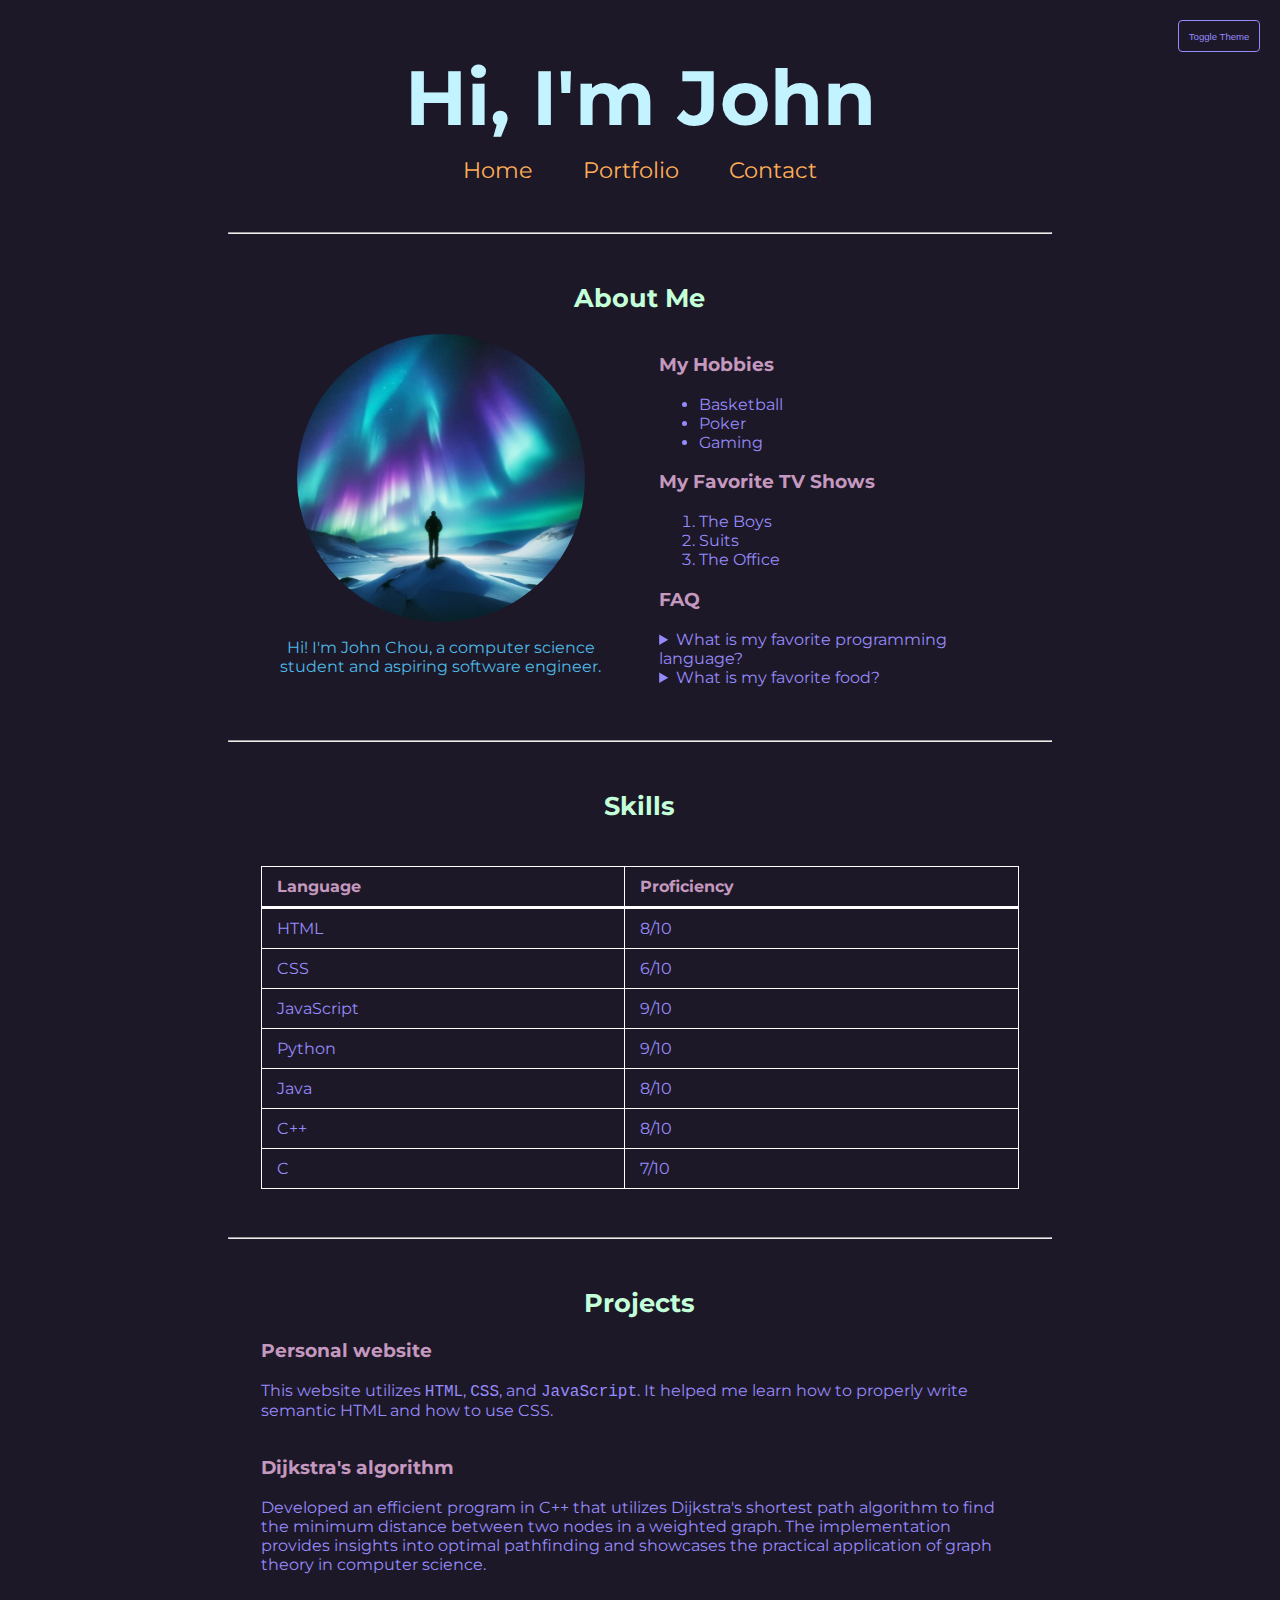
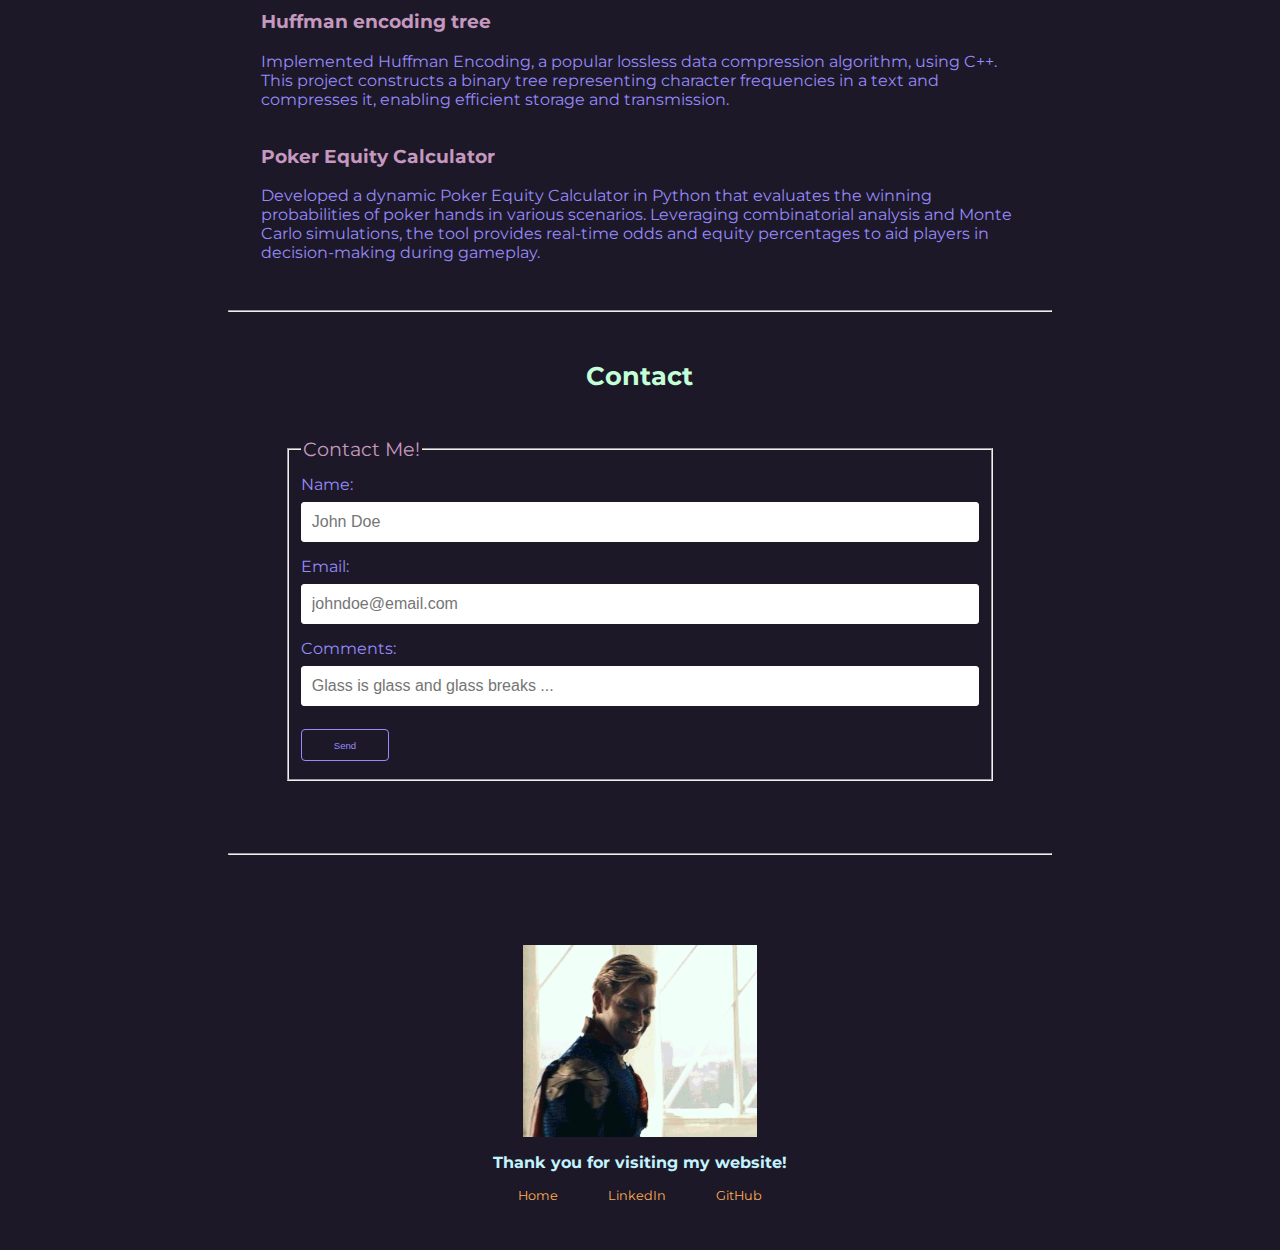
<file: index.html>
<!DOCTYPE html>
<html lang="en">
    <head>
        <title>John's Portfolio Site</title>
        <meta charset="UTF-8">
        <meta name="author" content="John Chou">
        <meta name="description" content="John's Portfolio page">
        <meta name="keywords" content="Computer Science, Portfolio, John Chou, Projects, Programming, Code, Software Engineering, Web Development, Machine Learning, Algorithms">
        <link rel="stylesheet" href="styles.css">
        <script src="script.js"></script>
        <noscript>
            <style>
                #theme-toggle{
                    display: none;
                }
            </style>
        </noscript>
    </head>
    <body>

        <header>
            <h1>Hi, I'm John</h1>
            <nav>
                <a href="#">Home</a>
                <a href="#projects">Portfolio</a>
                <a href="#contact">Contact</a>
            </nav>
            <hr>
        </header>
        
        <main>

            <button id="theme-toggle">Toggle Theme</button>
            
            <section id="about">
                <h2>About Me</h2>
                <div class="flex-container">

                    <article>
                        <picture>
                            <source media="(max-width: 700px)" srcset="pfp_300.jpg">
                            <source media="(max-width: 1200px)" srcset="pfp_500.jpg">
                            <img src="pfp_700.jpg" alt="John's profile picture">
                        </picture>
                        <p>Hi! I'm John Chou, a computer science student and aspiring software engineer.</p>
                    </article>
    
                    <article>
                        <h3>My Hobbies</h3>
                        <ul>
                            <li>Basketball</li>
                            <li>Poker</li>
                            <li>Gaming</li>
                        </ul>
                        <h3>My Favorite TV Shows</h3>
                        <ol>
                            <li>The Boys</li>
                            <li>Suits</li>
                            <li>The Office</li>
                        </ol>
                        <h3>FAQ</h3>
                        <details>
                            <summary>What is my favorite programming language?</summary>
                            <p>Haskell</p>
                        </details>
                        <details>
                            <summary>What is my favorite food?</summary>
                            <p>Prime rib</p>
                        </details>
                    </article>

                </div>
            </section>

            <hr>

            <section>
                <h2>Skills</h2>
                <table>
                    <thead>
                        <tr>
                            <th>Language</th>
                            <th>Proficiency</th>
                        </tr>
                    </thead>
                    <tbody>
                        <tr>
                            <td>HTML</td>
                            <td>8/10</td>
                        </tr>
                        <tr>
                            <td>CSS</td>
                            <td>6/10</td>
                        </tr>
                        <tr>
                            <td>JavaScript</td>
                            <td>9/10</td>
                        </tr>
                        <tr>
                            <td>Python</td>
                            <td>9/10</td>
                        </tr>
                        <tr>
                            <td>Java</td>
                            <td>8/10</td>
                        </tr>
                        <tr>
                            <td>C++</td>
                            <td>8/10</td>
                        </tr>
                        <tr>
                            <td>C</td>
                            <td>7/10</td>
                        </tr>
                    </tbody>
                </table>
            </section>

            <hr>

            <section id="projects">
                <h2>Projects</h2>
                <div>
                    <h3>Personal website</h3>
                    <p>This website utilizes <code>HTML</code>, <code>CSS</code>, and <code>JavaScript</code>. It helped me learn how to properly write semantic HTML and how to use CSS.</p>
                </div>
                <div>
                    <h3>Dijkstra's algorithm</h3>
                    <p>Developed an efficient program in C++ that utilizes Dijkstra's shortest path algorithm to find the minimum distance between two nodes in a weighted graph. The implementation provides insights into optimal pathfinding and showcases the practical application of graph theory in computer science.</p>
                </div>
                <div>
                    <h3>Huffman encoding tree</h3>
                    <p> Implemented Huffman Encoding, a popular lossless data compression algorithm, using C++. This project constructs a binary tree representing character frequencies in a text and compresses it, enabling efficient storage and transmission. </p>
                </div>
                <div>
                    <h3>Poker Equity Calculator</h3>
                    <p>Developed a dynamic Poker Equity Calculator in Python that evaluates the winning probabilities of poker hands in various scenarios. Leveraging combinatorial analysis and Monte Carlo simulations, the tool provides real-time odds and equity percentages to aid players in decision-making during gameplay.</p>
                </div>
            </section>

            <hr>
            
            <section id="contact">
                <h2>Contact</h2>
                <form action="https://httpbin.org/post" method="post">
                    <fieldset>
                        <legend>Contact Me!</legend>
                        <label for="name">Name:</label>
                        <input type="text" id="name" name="name" placeholder="John Doe" required>
                        <br>
                        <label for="email">Email:</label>
                        <input type="email" id="email" name="email" placeholder="johndoe@email.com" required>
                        <br>
                        <label for="comments">Comments:</label>
                        <input id="comments" name="comments" placeholder="Glass is glass and glass breaks ..." required maxlength="50" pattern="[A-Za-z0-9.?! ]+"></input>
                        <br>
                        <output id="errorMessage"></output>
                        <output id="infoMessage"></output>
                        <input type="hidden" name="possible_bot" value="true">
                        <button type="submit">Send</button>
                    </fieldset>
                </form>
            </section>

            <script>
                const infoMessage = document.getElementById('infoMessage');
                const errorMessage = document.getElementById('errorMessage');
                const comments = document.getElementById("comments");
                const maxCharacters = 50;

                function displayError() {
                    comments.classList.add('invalid-flash');
                    errorMessage.textContent = 'Character not allowed!';

                    // Begin fading out after 1 second
                    setTimeout(() => {
                        errorMessage.classList.add('fade-out');
                        // Remove the fade-out class after animation
                        setTimeout(() => {
                            errorMessage.classList.remove('fade-out');
                            errorMessage.textContent = '';
                        }, 1500);
                    }, 1000);

                    setTimeout(() => {
                        comments.classList.remove('invalid-flash');
                    }, 750);
                }

                function updateCharacterCount() {
                    const remainingCharacters = maxCharacters - comments.value.length;
                    infoMessage.textContent = `${remainingCharacters} characters remaining`;

                    // Update styling based on remaining characters
                    if (remainingCharacters <= 10 && remainingCharacters > 5) {
                        infoMessage.className = 'info-warning';
                    } else if (remainingCharacters <= 5) {
                        infoMessage.className = 'info-error';
                    } else {
                        infoMessage.className = '';
                    }
                }

                comments.addEventListener("input", (event) => {

                    // Masking mechanism
                    const lastChar = comments.value.slice(-1);
                    if (!comments.checkValidity()) {
                        // Call error function
                        displayError();

                        // Remove the invalid character
                        comments.value = comments.value.slice(0, -1);
                    }

                    // Character count feature
                    updateCharacterCount();
                });  
            </script>

            <hr>
            
        </main>
        
        <footer>
            <!-- GIF Source: -->
            <!-- https://64.media.tumblr.com/e241d522011270e73ca40f016070ec7c/cb718f4aaa540a16-d3/s640x960/a67c15c862678ade1bcdad4bf6de5f570b1193ce.gif -->
            <picture>
                <source media="(max-width: 700px)" srcset="homelander_100.gif">
                <source media="(max-width: 1200px)" srcset="homelander_150.gif">
                <img src="homelander_300.gif" alt="Homelander smiling">
            </picture>
            <p class="bouncing"><b>Thank you for visiting my website!</b></p>
            <nav>
                <a href="">Home</a>
                <a href="https://www.linkedin.com/in/jochou02/" target="_blank" rel="noopener noreferrer">LinkedIn</a>
                <a href="https://github.com/jochou02" target="_blank" rel="noopener noreferrer">GitHub</a>
            </nav>
        </footer>
    </body>
</html>
</file>
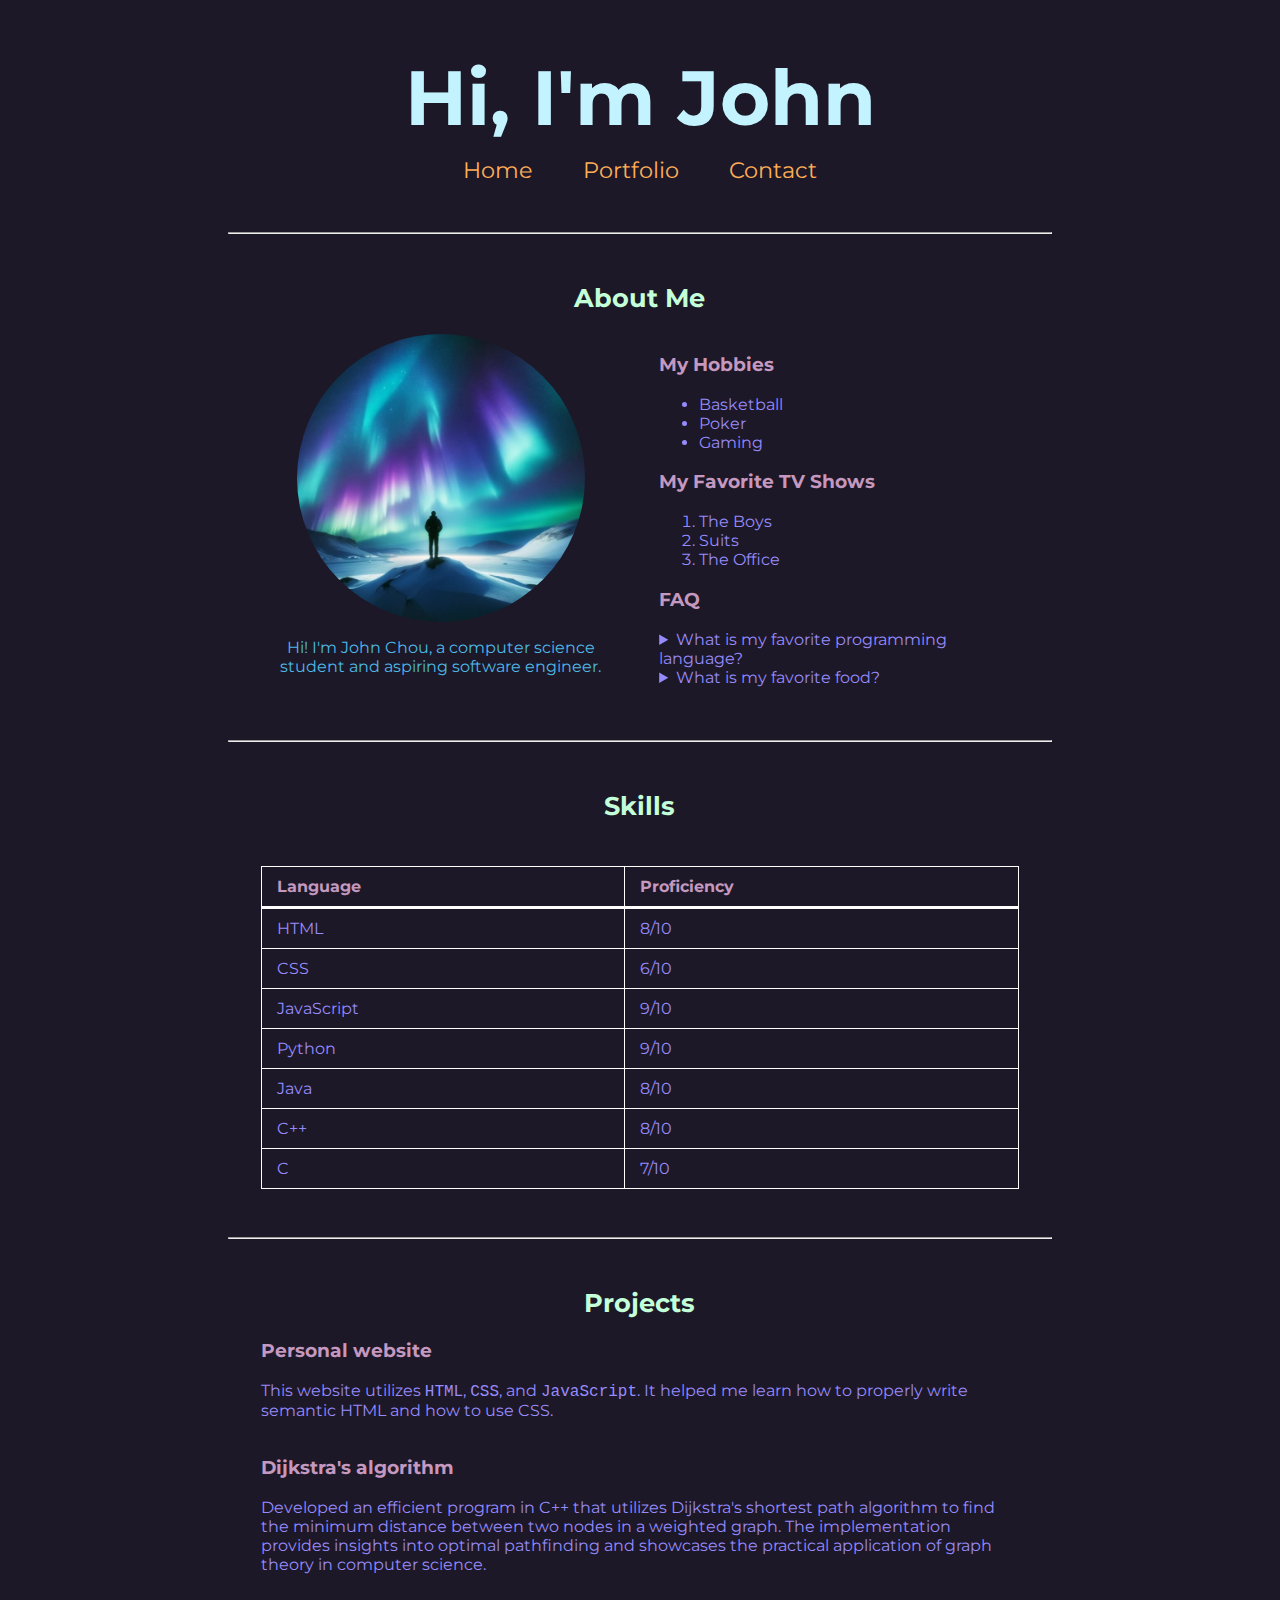
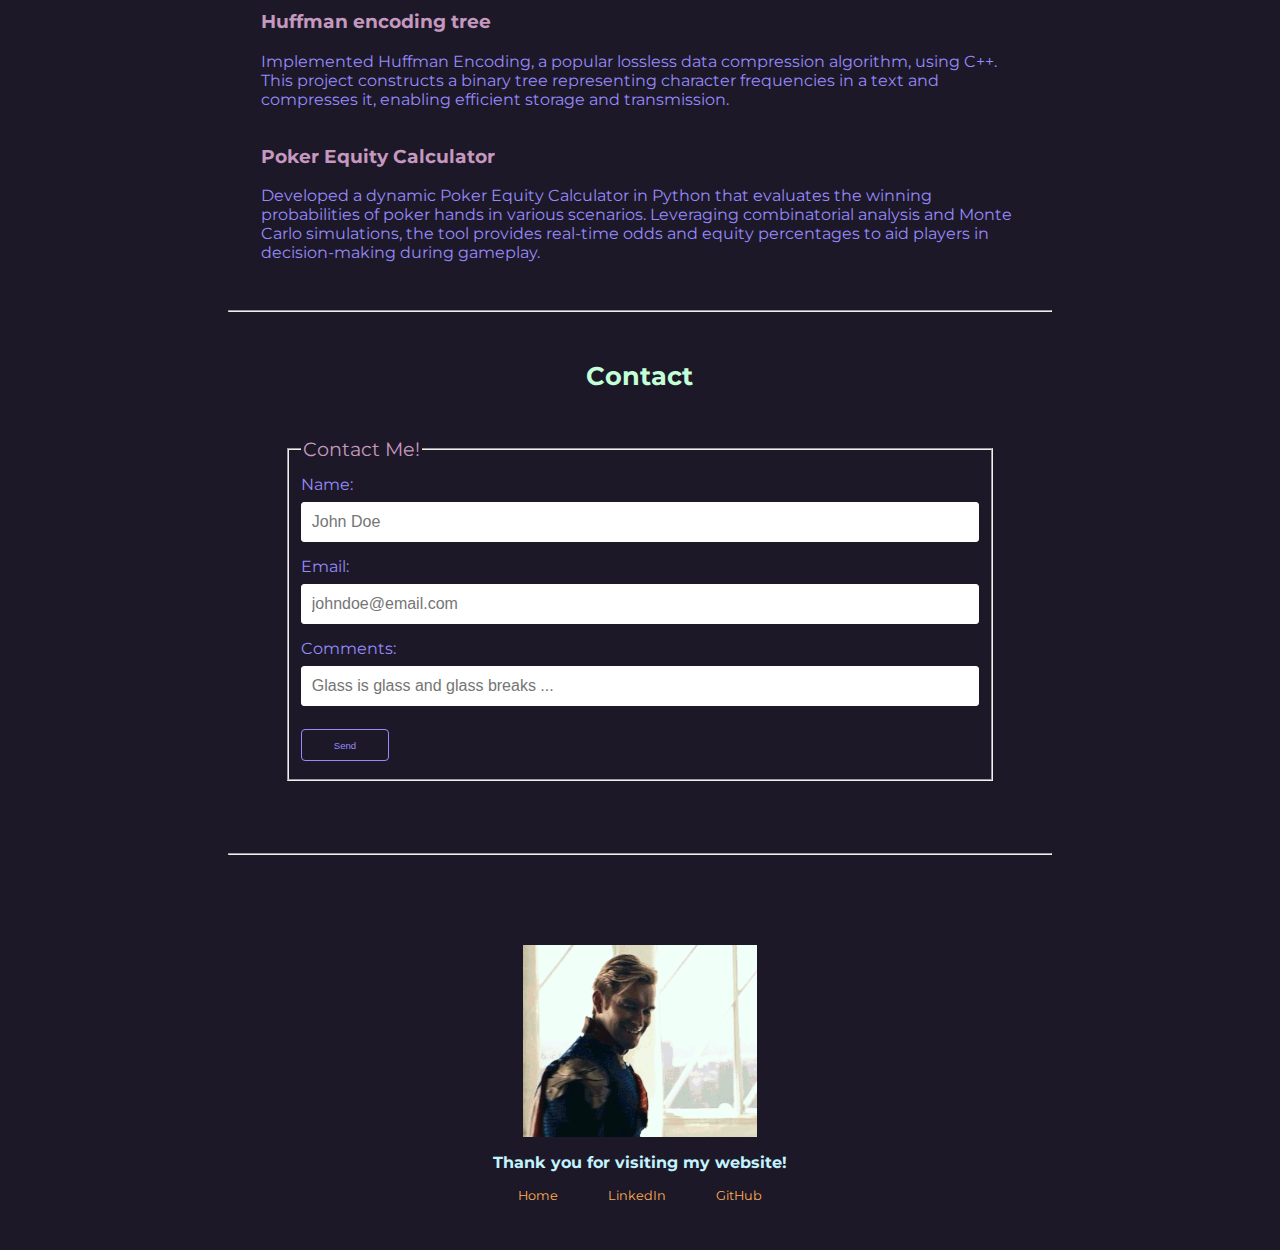
<file: form-no-js.html>
<!DOCTYPE html>
<html lang="en">
    <head>
        <title>John's Portfolio Site</title>
        <meta charset="UTF-8">
        <meta name="author" content="John Chou">
        <meta name="description" content="John's Portfolio page">
        <meta name="keywords" content="Computer Science, Portfolio, John Chou, Projects, Programming, Code, Software Engineering, Web Development, Machine Learning, Algorithms">
        <link rel="stylesheet" href="styles.css">
    </head>
    <body>

        <header>
            <h1>Hi, I'm John</h1>
            <nav>
                <a href="#">Home</a>
                <a href="#projects">Portfolio</a>
                <a href="#contact">Contact</a>
            </nav>
            <hr>
        </header>
        
        <main>

            <section id="about">
                <h2>About Me</h2>
                <div class="flex-container">

                    <article>
                        <picture>
                            <source media="(max-width: 700px)" srcset="pfp_300.jpg">
                            <source media="(max-width: 1200px)" srcset="pfp_500.jpg">
                            <img src="pfp_700.jpg" alt="John's profile picture">
                        </picture>
                        <p>Hi! I'm John Chou, a computer science student and aspiring software engineer.</p>
                    </article>
    
                    <article>
                        <h3>My Hobbies</h3>
                        <ul>
                            <li>Basketball</li>
                            <li>Poker</li>
                            <li>Gaming</li>
                        </ul>
                        <h3>My Favorite TV Shows</h3>
                        <ol>
                            <li>The Boys</li>
                            <li>Suits</li>
                            <li>The Office</li>
                        </ol>
                        <h3>FAQ</h3>
                        <details>
                            <summary>What is my favorite programming language?</summary>
                            <p>Haskell</p>
                        </details>
                        <details>
                            <summary>What is my favorite food?</summary>
                            <p>Prime rib</p>
                        </details>
                    </article>

                </div>
            </section>

            <hr>

            <section>
                <h2>Skills</h2>
                <table>
                    <thead>
                        <tr>
                            <th>Language</th>
                            <th>Proficiency</th>
                        </tr>
                    </thead>
                    <tbody>
                        <tr>
                            <td>HTML</td>
                            <td>8/10</td>
                        </tr>
                        <tr>
                            <td>CSS</td>
                            <td>6/10</td>
                        </tr>
                        <tr>
                            <td>JavaScript</td>
                            <td>9/10</td>
                        </tr>
                        <tr>
                            <td>Python</td>
                            <td>9/10</td>
                        </tr>
                        <tr>
                            <td>Java</td>
                            <td>8/10</td>
                        </tr>
                        <tr>
                            <td>C++</td>
                            <td>8/10</td>
                        </tr>
                        <tr>
                            <td>C</td>
                            <td>7/10</td>
                        </tr>
                    </tbody>
                </table>
            </section>

            <hr>

            <section id="projects">
                <h2>Projects</h2>
                <div>
                    <h3>Personal website</h3>
                    <p>This website utilizes <code>HTML</code>, <code>CSS</code>, and <code>JavaScript</code>. It helped me learn how to properly write semantic HTML and how to use CSS.</p>
                </div>
                <div>
                    <h3>Dijkstra's algorithm</h3>
                    <p>Developed an efficient program in C++ that utilizes Dijkstra's shortest path algorithm to find the minimum distance between two nodes in a weighted graph. The implementation provides insights into optimal pathfinding and showcases the practical application of graph theory in computer science.</p>
                </div>
                <div>
                    <h3>Huffman encoding tree</h3>
                    <p> Implemented Huffman Encoding, a popular lossless data compression algorithm, using C++. This project constructs a binary tree representing character frequencies in a text and compresses it, enabling efficient storage and transmission. </p>
                </div>
                <div>
                    <h3>Poker Equity Calculator</h3>
                    <p>Developed a dynamic Poker Equity Calculator in Python that evaluates the winning probabilities of poker hands in various scenarios. Leveraging combinatorial analysis and Monte Carlo simulations, the tool provides real-time odds and equity percentages to aid players in decision-making during gameplay.</p>
                </div>
            </section>

            <hr>
            
            <section id="contact">
                <h2>Contact</h2>
                <form action="https://httpbin.org/post" method="post">
                    <fieldset>
                        <legend>Contact Me!</legend>
                        <label for="name">Name:</label>
                        <input type="text" id="name" name="name" placeholder="John Doe" required>
                        <br>
                        <label for="email">Email:</label>
                        <input type="email" id="email" name="email" placeholder="johndoe@email.com" required>
                        <br>
                        <label for="comments">Comments:</label>
                        <input id="comments" name="comments" placeholder="Glass is glass and glass breaks ..." required minlength="20" pattern="[A-Za-z0-9.?! ]+">
                        <br>
                        <output id="errorMessage"></output>
                        <output id="infoMessage"></output>
                        <input type="hidden" name="possible_bot" value="true">
                        <button type="submit">Send</button>
                    </fieldset>
                </form>
            </section>

            <hr>
            
        </main>
        
        <footer>
            <!-- GIF Source: -->
            <!-- https://64.media.tumblr.com/e241d522011270e73ca40f016070ec7c/cb718f4aaa540a16-d3/s640x960/a67c15c862678ade1bcdad4bf6de5f570b1193ce.gif -->
            <picture>
                <source media="(max-width: 700px)" srcset="homelander_100.gif">
                <source media="(max-width: 1200px)" srcset="homelander_150.gif">
                <img src="homelander_300.gif" alt="Homelander smiling">
            </picture>
            <p class="bouncing"><b>Thank you for visiting my website!</b></p>
            <nav>
                <a href="">Home</a>
                <a href="https://www.linkedin.com/in/jochou02/" target="_blank" rel="noopener noreferrer">LinkedIn</a>
                <a href="https://github.com/jochou02" target="_blank" rel="noopener noreferrer">GitHub</a>
            </nav>
        </footer>
    </body>
</html>
</file>
<file: styles.css>
/* Variables & font import */

:root {
    --background-color: rgb(29, 24, 39);
    --background-color-light: rgb(242, 236, 255);
    --heading1-color: rgb(195, 243, 255);
    --heading1-color-light: rgb(55, 122, 255);
    --heading2-color: rgb(195, 255, 216);
    --heading2-color-light: rgb(0, 186, 65);
    --heading3-color: rgb(196, 152, 191);
    --heading3-color-light: rgb(140, 58, 181);
    --text-color: rgb(150, 139, 252);
    --text-color-light: rgb(181, 173, 255);
    --link-color: rgb(255, 174, 87);
    --link-hover-color: color(srgb 1 0.435 0.435);
}

@font-face {
    font-family: 'Montserrat';
    src: url('./fonts/Montserrat-VariableFont_wght.ttf') format('truetype');
}

/* Animations */

@keyframes bounce {
    0%, 20%, 50%, 80%, 100% {
        transform: translateY(0);
    }
    40% {
        transform: translateY(-15px);
    }
    60% {
        transform: translateY(-10px);
    }
}

.bouncing {
    animation: bounce 1.5s infinite;
}

@keyframes flash {
    0% { background-color: red; }
    100% { background-color: white; }
}

@keyframes fadeOut {
    from { opacity: 1; }
    to { opacity: 0; }
}

/* Generic Styles */

body {
    background-color: var(--background-color, black);
    font-family: 'Montserrat', Arial, Helvetica, sans-serif;
    font-size: 1.25vw;
    color: var(--text-color, white);
}

body.light-theme {
    background-color: var(--background-color-light, white);
}

hr {
    width: 65%;
    margin: 3em auto;
}

/* Header styles */

header h1 {
    color: var(--heading1-color, white);
    text-align: center;
    font-size: 6vw;
    margin-bottom: 0.15em;
}

header h1.light-theme {
    color: var(--heading1-color-light, black);
}

header nav {
    display: flex;
    justify-content: center;
    align-items: center;
}

header nav a {
    margin: 0 25px;
    color: var(--link-color, lightgreen);
    font-size: 1.75vw;
    text-decoration: none;
    transition: color 0.25s, transform 0.25s;
}

header nav a:hover {
    color: var(--link-hover-color, red);
    transform: scale(1.1);
}

/* Main styles */

#theme-toggle {
    position: absolute;
    top: 20px;
    right: 20px;
    background-color: transparent;
    color: var(--text-color, white);
    padding: 0.75vw;
    font-size: 0.75vw;
    border: 1px solid var(--text-color, white);
    border-radius: 4px;
    cursor: pointer;
}

h2 {
    color: var(--heading2-color, white);
    font-size: 2vw;
    text-align: center;
}

h2.light-theme {
    color: var(--heading2-color-light, black);
}

h3 {
    color: var(--heading3-color, white);
}

h3.light-theme {
    color: var(--heading3-color-light, black);
}

section {
    width: 60%;
    margin: 2em auto;
}

/* About Me Styles */

.flex-container {
    display: flex;
    justify-content: center;
    align-items: flex-start;
    gap: 3vw;
}

.flex-container article {
    flex: 1;
}

.flex-container picture img {
    display: block;
    margin: auto;
    max-width: 80%;
    border-radius: 50%;
}

.flex-container p {
    text-align: center;
    color: rgb(78, 184, 230);
}

/* Skills Styles */

table {
    width: 100%;
    border-collapse: collapse;
    margin: 5vh auto;
    border: 1px solid white; 
}

td, th {
    padding: 10px 15px;
    text-align: left;
    border: 1px solid white;  
}

thead th {
    color: var(--heading3-color, white); 
    font-weight: bold;
    border-bottom: 3px solid white; 
}

thead th.light-theme {
    color: var(--heading3-color-light, white); 
}

tbody tr:hover {
    background-color: rgb(105, 87, 139);
}

/* Projects Styles */

#projects div {
    margin-bottom: 4vh;
}

/* Contact Styles */

form {
    padding: 1.5rem;
}

legend {
    font-size: 1.5vw;
    margin-bottom: 1vh;
    color: var(--heading3-color, white); 
}

label {
    display: block;
    margin-bottom: 0.5rem;
}

input {
    width: 100%;
    padding: 10px;
    box-sizing: border-box;
    margin-bottom: 15px;
    border: 1px solid white;
    border-radius: 3px;
    font-size: 1.25vw;
    transition: border-color 0.2s ease-in-out;
}

input:focus:invalid {
    border: 2px solid red;
}

input:valid {
    border: 2px solid green;
}

input:focus, textarea:focus {
    border-color: var(--text-color, white);
    outline: none;
}

form button {
    display: block;
    background-color: transparent;
    color: var(--text-color, white);
    padding: 0.75vw 2.5vw;
    margin: 8px 0;
    font-size: 0.75vw;
    border: 1px solid var(--text-color, white);
    border-radius: 4px;
    cursor: pointer;
    transition: background-color 0.2s ease-in-out;
}

button:hover {
    background-color: var(--link-hover-color, red);
}

output {
    display: block;
}

.invalid-flash {
    animation: flash 0.75s;
}

.fade-out {
    animation: fadeOut 1.5s;
}

.info-warning {
    color: orange;
}

.info-error {
    color: red;
}

/* Footer Styles */

footer img {
    display: block;
    height: 15vw;
    margin: 10vh auto 0 auto;
}

footer p:has(+ nav) {
    color: var(--heading1-color, white);
    text-align: center;
}

footer p:has(+ nav).light-theme {
    color: var(--heading1-color-light, white);
}

footer nav {
    display: flex;
    justify-content: center;
    align-items: center;
}

footer nav a {
    margin: 0 25px 40px 25px;
    color: var(--link-color, lightgreen);
    font-size: 1vw;
    text-decoration: none;
    transition: color 0.25s, transform 0.25s;
}

footer nav a:hover {
    color: var(--link-hover-color, red);
    transform: scale(1.1);
}

/* Media Queries */

@media (max-width: 1200px) {

    /* Generic Styles */

    body {
        font-size: 1.75vw;
    }

    hr {
        width: 80%;
        margin: 2em auto;
    }

    /* Header styles */

    header h1 {
        font-size: 7vw;
    }

    header nav a {
        font-size: 2.5vw;
    }

    /* Main styles */

    #theme-toggle {
        font-size: 1.5vw;
    }

    h2 {
        font-size: 3vw;
    }

    section {
        width: 75%;
    }

    /* About Me Styles */

    /* Skills Styles */

    /* Projects Styles */

    #projects div {
        margin-bottom: 5vh;
    }

    /* Contact Styles */

    legend {
        font-size: 3vw;
    }

    input, textarea {
        font-size: 2vw;
    }

    button {
        padding: 1vw 4vw;
        font-size: 2vw;
    }

    /* Footer Styles */

    footer img {
        margin: 6vh auto 2vh auto;
    }

    footer nav a {
        font-size: 2vw;
    }
}

@media (max-width: 700px) {

    /* Generic Styles */

    body {
        font-size: 2.6vw;
    }

    hr {
        width: 95%;
    }

    /* Header styles */

    header h1 {
        font-size: 8vw;
    }

    header nav a {
        font-size: 3.5vw;
    }

    /* Main styles */

    #theme-toggle {
        font-size: 2.5vw;
    }

    h2 {
        font-size: 5vw;
    }

    section {
        width: 90%;
    }

    /* About Me Styles */

    .flex-container {
        flex-direction: column;
    }

    /* Skills Styles */

    /* Projects Styles */

    /* Contact Styles */

    legend {
        font-size: 4vw;
    }

    input, textarea {
        font-size: 2.6vw;
    }

    button {
        padding: 2vw 7vw;
        font-size: 2.6vw;
    }

    /* Footer Styles */

    footer nav a {
        font-size: 2.5vw;
    }
}
</file>
